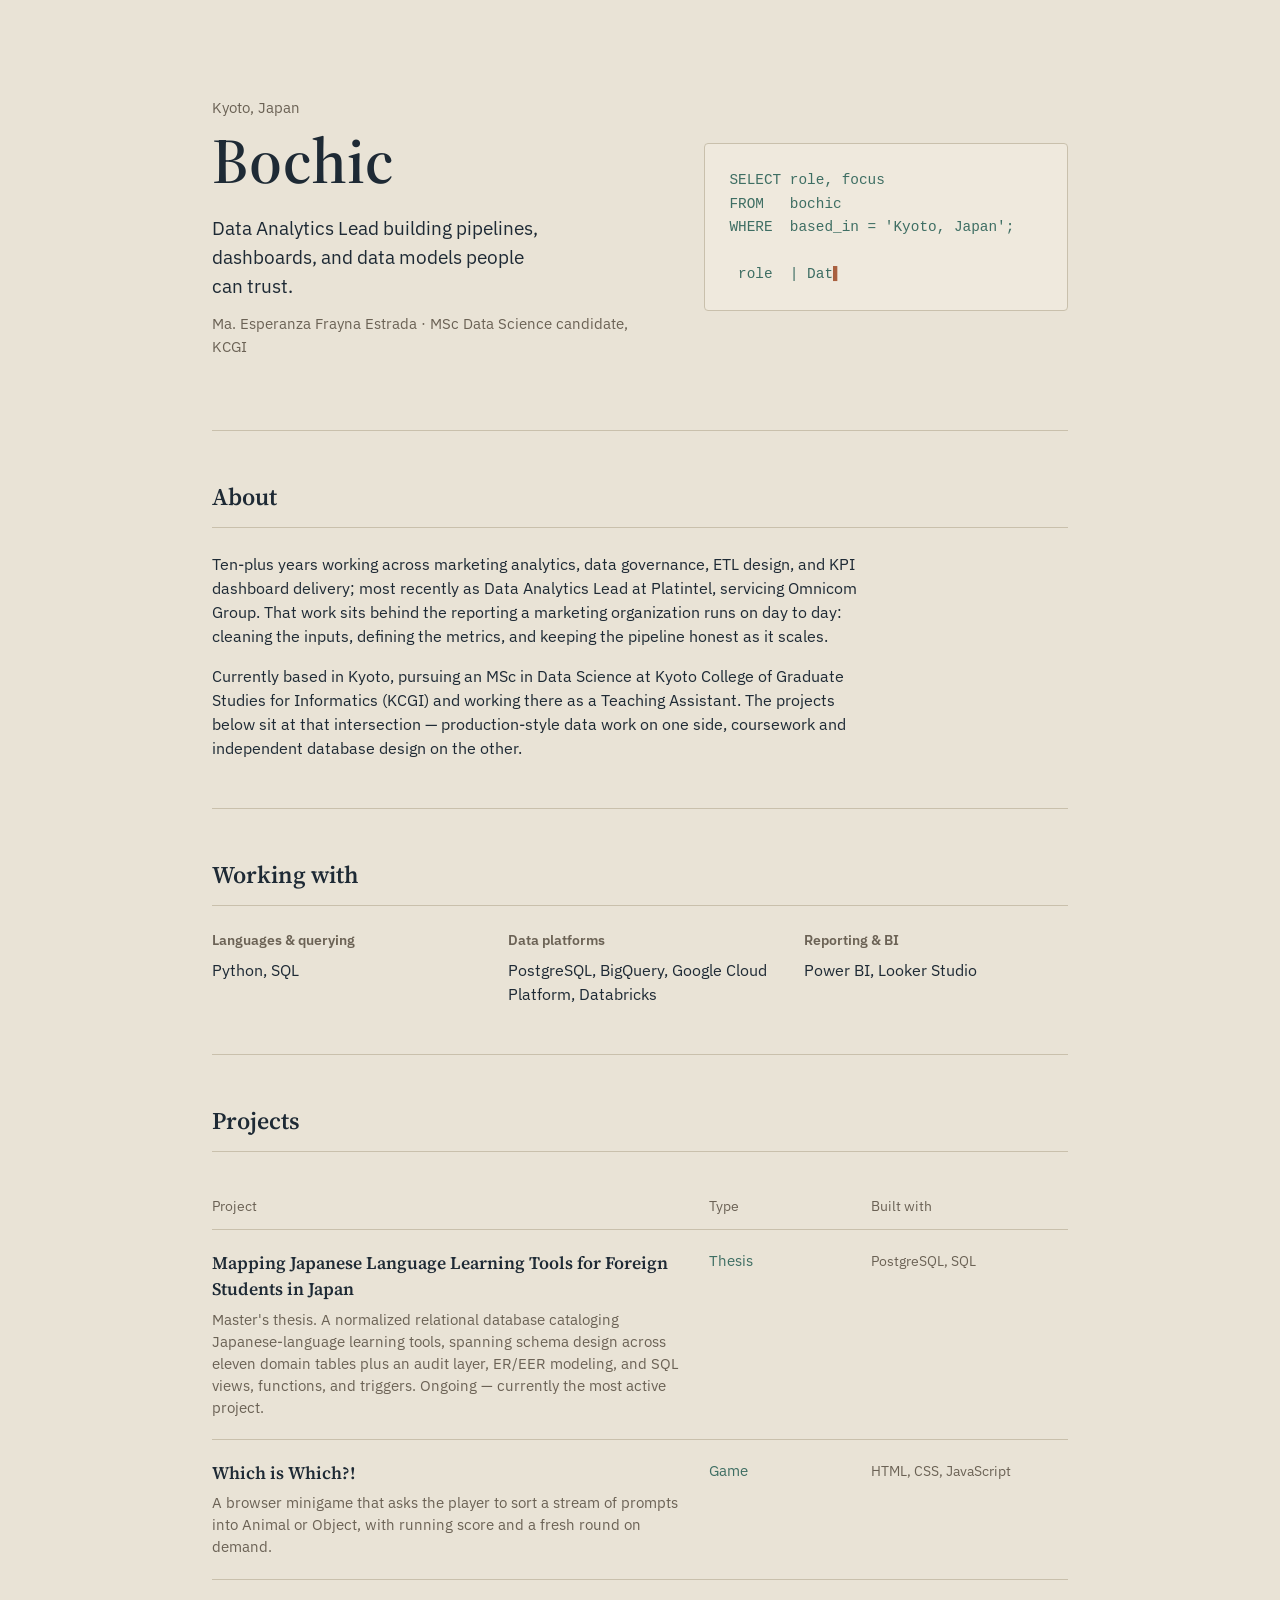
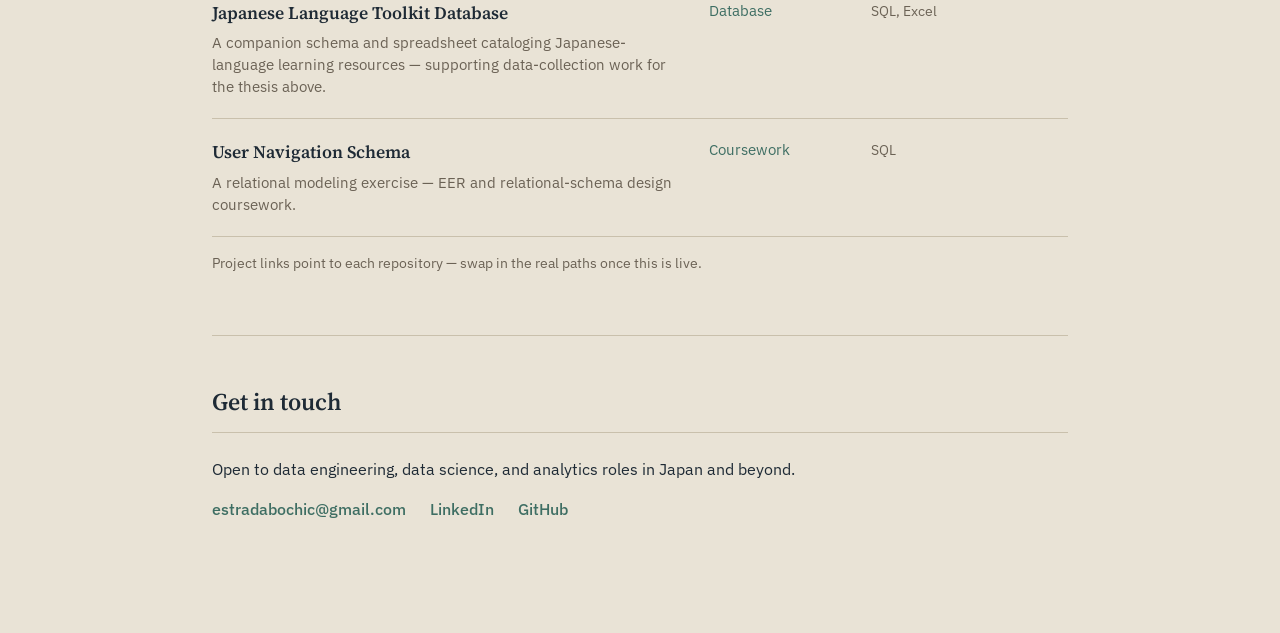
<file: index.html>
<!DOCTYPE html>
<html lang="en">
<head>
<meta charset="UTF-8">
<meta name="viewport" content="width=device-width, initial-scale=1.0">
<title>Bochic — Data Analytics</title>
<link rel="preconnect" href="https://fonts.googleapis.com">
<link rel="preconnect" href="https://fonts.gstatic.com" crossorigin>
<link href="https://fonts.googleapis.com/css2?family=Source+Serif+4:opsz,wght@8..60,400;8..60,600&family=IBM+Plex+Sans:wght@400;500;600&family=IBM+Plex+Mono:wght@400;500&display=swap" rel="stylesheet">
<link rel="stylesheet" href="style.css">
</head>
<body>

<div class="page">

  <header class="hero">
    <div class="hero-left">
      <p class="location">Kyoto, Japan</p>
      <h1>Bochic</h1>
      <p class="tagline">Data Analytics Lead building pipelines, dashboards, and data models people can trust.</p>
      <p class="sub">Ma. Esperanza Frayna Estrada · MSc Data Science candidate, KCGI</p>
    </div>
    <div class="hero-right">
      <pre class="query" aria-label="A short query describing Bochic's focus"><code><span id="typedQuery"></span><span class="cursor" aria-hidden="true">▌</span></code></pre>
    </div>
  </header>

  <section class="about" id="about">
    <h2>About</h2>
    <p>Ten-plus years working across marketing analytics, data governance, ETL design, and KPI dashboard delivery; most recently as Data Analytics Lead at Platintel, servicing Omnicom Group. That work sits behind the reporting a marketing organization runs on day to day: cleaning the inputs, defining the metrics, and keeping the pipeline honest as it scales.</p>
    <p>Currently based in Kyoto, pursuing an MSc in Data Science at Kyoto College of Graduate Studies for Informatics (KCGI) and working there as a Teaching Assistant. The projects below sit at that intersection — production-style data work on one side, coursework and independent database design on the other.</p>
  </section>

  <section class="skills" id="skills">
    <h2>Working with</h2>
    <div class="skill-groups">
      <div class="skill-group">
        <h3>Languages &amp; querying</h3>
        <p>Python, SQL</p>
      </div>
      <div class="skill-group">
        <h3>Data platforms</h3>
        <p>PostgreSQL, BigQuery, Google Cloud Platform, Databricks</p>
      </div>
      <div class="skill-group">
        <h3>Reporting &amp; BI</h3>
        <p>Power BI, Looker Studio</p>
      </div>
    </div>
  </section>

  <section class="projects" id="projects">
    <h2>Projects</h2>
    <div class="ledger" role="table">

      <div class="ledger-row ledger-head" role="row">
        <span role="columnheader">Project</span>
        <span role="columnheader">Type</span>
        <span role="columnheader">Built with</span>
      </div>

      <div class="ledger-row" role="row">
        <span role="cell">
          <a href="#" class="project-name">Mapping Japanese Language Learning Tools for Foreign Students in Japan</a>
          <span class="project-desc">Master's thesis. A normalized relational database cataloging Japanese-language learning tools, spanning schema design across eleven domain tables plus an audit layer, ER/EER modeling, and SQL views, functions, and triggers. Ongoing — currently the most active project.</span>
        </span>
        <span role="cell" class="tag">Thesis</span>
        <span role="cell" class="tools">PostgreSQL, SQL</span>
      </div>

      <div class="ledger-row" role="row">
        <span role="cell">
          <a href="#" class="project-name">Which is Which?!</a>
          <span class="project-desc">A browser minigame that asks the player to sort a stream of prompts into Animal or Object, with running score and a fresh round on demand.</span>
        </span>
        <span role="cell" class="tag">Game</span>
        <span role="cell" class="tools">HTML, CSS, JavaScript</span>
      </div>

      <div class="ledger-row" role="row">
        <span role="cell">
          <a href="#" class="project-name">Japanese Language Toolkit Database</a>
          <span class="project-desc">A companion schema and spreadsheet cataloging Japanese-language learning resources — supporting data-collection work for the thesis above.</span>
        </span>
        <span role="cell" class="tag">Database</span>
        <span role="cell" class="tools">SQL, Excel</span>
      </div>

      <div class="ledger-row" role="row">
        <span role="cell">
          <a href="#" class="project-name">User Navigation Schema</a>
          <span class="project-desc">A relational modeling exercise — EER and relational-schema design coursework.</span>
        </span>
        <span role="cell" class="tag">Coursework</span>
        <span role="cell" class="tools">SQL</span>
      </div>

    </div>
    <p class="ledger-note">Project links point to each repository — swap in the real paths once this is live.</p>
  </section>

  <footer class="contact" id="contact">
    <h2>Get in touch</h2>
    <p>Open to data engineering, data science, and analytics roles in Japan and beyond.</p>
    <p class="contact-links">
      <a href="mailto:estradabochic@gmail.com">estradabochic@gmail.com</a>
      <a href="https://www.linkedin.com/in/bochicestrada/" target="_blank" rel="noopener">LinkedIn</a>
      <a href="https://github.com/alfajore" target="_blank" rel="noopener">GitHub</a>
    </p>
  </footer>

</div>

<script src="script.js"></script>
</body>
</html>
</file>
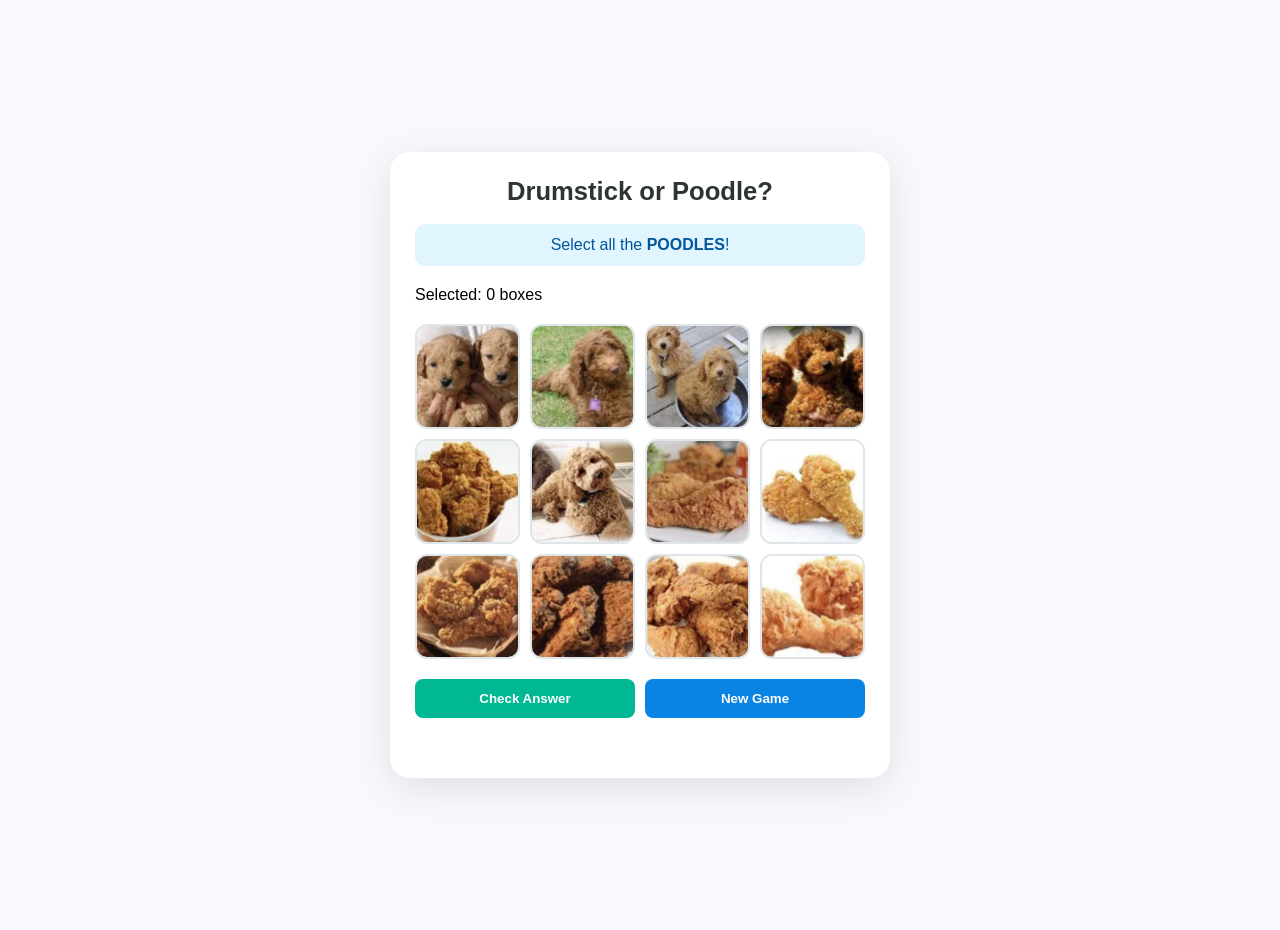
<file: Java Minigame/main.html>
<!DOCTYPE html>
<html lang="en">
<head>
    <meta charset="UTF-8">
    <meta name="viewport" content="width=device-width, initial-scale=1.0">
    <title>Which is Which?!</title>
    <link rel="stylesheet" href="style.css">
</head>
<body>
    <div class="container">
        <h1 id="game-title">Animal or Object?</h1>

        <div class="instructions" id="instructions">
            Loading game...
        </div>

        <div class="game-info">
            Selected: <span id="selected">0</span> boxes
        </div>

        <div class="grid" id="grid"></div>

        <div class="button-section">
            <button onclick="checkAnswer()" id="checkBtn">Check Answer</button>
            <button class="new-game" onclick="newGame()">New Game</button>
        </div>

        <div class="message" id="message"></div>
    </div>
    <script src="brain.js"></script>
</body>
</html>
</file>
<file: style.css>
:root {
  --paper: #e9e3d6;
  --paper-raised: #efe9dd;
  --ink: #1e2a35;
  --line: #c9c0ac;
  --teal: #3e6e63;
  --clay: #a9603f;
  --muted: #6b6255;

  --serif: 'Source Serif 4', Georgia, serif;
  --sans: 'IBM Plex Sans', system-ui, sans-serif;
  --mono: 'IBM Plex Mono', ui-monospace, monospace;
}

* { box-sizing: border-box; }

html { scroll-behavior: smooth; }

body {
  margin: 0;
  background: var(--paper);
  color: var(--ink);
  font-family: var(--sans);
  line-height: 1.5;
  -webkit-font-smoothing: antialiased;
}

a { color: var(--teal); }
a:focus-visible,
button:focus-visible {
  outline: 2px solid var(--clay);
  outline-offset: 3px;
}

.page {
  max-width: 920px;
  margin: 0 auto;
  padding: 0 32px;
}

h1, h2, h3 {
  font-family: var(--serif);
  font-weight: 600;
  margin: 0;
}

h2 {
  font-size: 1.5rem;
  border-bottom: 1px solid var(--line);
  padding-bottom: 12px;
  margin-bottom: 24px;
}

/* ---------- Hero ---------- */

.hero {
  display: grid;
  grid-template-columns: 1.1fr 0.9fr;
  gap: 48px;
  align-items: center;
  padding: 96px 0 72px;
}

.hero-left .location {
  font-family: var(--sans);
  font-size: 0.95rem;
  color: var(--muted);
  margin: 0 0 8px;
}

.hero-left h1 {
  font-size: clamp(2.6rem, 6vw, 4rem);
  line-height: 1.05;
  margin-bottom: 20px;
}

.hero-left .tagline {
  font-size: 1.2rem;
  max-width: 30ch;
  margin: 0 0 12px;
}

.hero-left .sub {
  color: var(--muted);
  font-size: 0.95rem;
  margin: 0;
}

.query {
  background: var(--paper-raised);
  border: 1px solid var(--line);
  border-radius: 4px;
  padding: 24px;
  font-family: var(--mono);
  font-size: 0.9rem;
  color: var(--teal);
  white-space: pre-wrap;
  margin: 0;
  min-height: 148px;
}

.query .cursor {
  color: var(--clay);
  animation: blink 1s step-end infinite;
}

@keyframes blink {
  50% { opacity: 0; }
}

@media (prefers-reduced-motion: reduce) {
  .query .cursor { animation: none; }
}

/* ---------- About ---------- */

.about {
  padding: 48px 0;
  border-top: 1px solid var(--line);
}

.about p {
  max-width: 66ch;
  margin: 0 0 16px;
}

.about p:last-child { margin-bottom: 0; }

/* ---------- Skills ---------- */

.skills {
  padding: 48px 0;
  border-top: 1px solid var(--line);
}

.skill-groups {
  display: grid;
  grid-template-columns: repeat(3, 1fr);
  gap: 32px;
}

.skill-group h3 {
  font-family: var(--sans);
  font-size: 0.85rem;
  font-weight: 600;
  color: var(--muted);
  margin-bottom: 8px;
}

.skill-group p {
  margin: 0;
}

/* ---------- Projects (ledger table) ---------- */

.projects {
  padding: 48px 0;
  border-top: 1px solid var(--line);
}

.ledger {
  display: flex;
  flex-direction: column;
}

.ledger-row {
  display: grid;
  grid-template-columns: 2.4fr 0.7fr 1fr;
  gap: 24px;
  padding: 20px 0;
  border-bottom: 1px solid var(--line);
  align-items: start;
}

.ledger-head {
  font-size: 0.85rem;
  color: var(--muted);
  padding-bottom: 12px;
}

.project-name {
  display: block;
  font-family: var(--serif);
  font-size: 1.1rem;
  font-weight: 600;
  color: var(--ink);
  text-decoration: none;
  margin-bottom: 6px;
}

.project-name:hover { color: var(--teal); }

.project-desc {
  display: block;
  color: var(--muted);
  font-size: 0.92rem;
  max-width: 52ch;
}

.tag {
  color: var(--teal);
  font-size: 0.92rem;
}

.tools {
  color: var(--muted);
  font-size: 0.9rem;
}

.ledger-note {
  color: var(--muted);
  font-size: 0.85rem;
  margin-top: 16px;
}

/* ---------- Contact / footer ---------- */

.contact {
  padding: 48px 0 96px;
  border-top: 1px solid var(--line);
}

.contact p { max-width: 60ch; }

.contact-links {
  display: flex;
  gap: 24px;
  margin-top: 16px;
}

.contact-links a {
  text-decoration: none;
  font-weight: 500;
}

.contact-links a:hover { text-decoration: underline; }

/* ---------- Responsive ---------- */

@media (max-width: 720px) {
  .hero {
    grid-template-columns: 1fr;
    padding-top: 64px;
  }

  .skill-groups {
    grid-template-columns: 1fr;
    gap: 24px;
  }

  .ledger-row {
    grid-template-columns: 1fr;
    gap: 6px;
  }

  .ledger-head { display: none; }

  .tag::before { content: "Type: "; color: var(--muted); }
  .tools::before { content: "Built with: "; color: var(--muted); }
}
</file>
<file: Java Minigame/style.css>
body {
    font-family: 'Segoe UI', Tahoma, Geneva, Verdana, sans-serif;
    display: flex;
    flex-direction: column;
    align-items: center;
    justify-content: center;
    min-height: 100vh;
    margin: 0;
    padding: 15px;
    background-color: #f7f9fc;
}

.container {
    background: white;
    padding: 25px;
    border-radius: 20px;
    box-shadow: 0 10px 40px rgba(0, 0, 0, 0.1);
    width: 95%;
    max-width: 500px;
    box-sizing: border-box;
}

h1 {
    text-align: center;
    color: #2d3436;
    margin-top: 0;
    font-size: 1.6rem;
}

.instructions {
    text-align: center;
    margin-bottom: 20px;
    padding: 12px;
    background: #e1f5fe;
    border-radius: 10px;
    color: #01579b;
}

.grid {
    display: grid;
    grid-template-columns: repeat(4, 1fr); 
    gap: 10px;
    margin: 0 auto 20px auto;
}

.tile {
    aspect-ratio: 1 / 1;
    background: #fff;
    border: 2px solid #dfe6e9;
    border-radius: 12px;
    cursor: pointer;
    transition: all 0.2s ease;
    display: flex;
    align-items: center;
    justify-content: center;
    position: relative;
    overflow: hidden;
}

.tile img {
    width: 100%;
    height: 100%;
    object-fit: cover;
    pointer-events: none;
}

.tile.selected {
    border-color: #0c09a5;
    box-shadow: 0 0 10px rgba(9, 189, 114, 0.6);
}

.tile.revealed img {
    opacity: 0.4;
}

/* Checkmark Styles */
.checkmark {
    position: absolute;
    top: 50%;
    left: 50%;
    transform: translate(-50%, -50%);
    font-size: 40px;
    font-weight: bold;
    text-shadow: 2px 2px 4px rgba(0,0,0,0.3);
    pointer-events: none;
    z-index: 10;
}

.mark-green { color: #076b25; }
.mark-red { color: #b91515; }

.game-info {
    padding-bottom: 20px;
}

.button-section {
    display: flex;
    gap: 10px;
    justify-content: center;
}

button {
    flex: 1;
    padding: 12px;
    font-weight: 600;
    border: none;
    border-radius: 8px;
    cursor: pointer;
}

#checkBtn { background: #00b894; color: white; }
.new-game { background: #0984e3; color: white; }
button:disabled { background: #b2bec3; }

.message {
    text-align: center;
    margin-top: 15px;
    padding: 10px;
    border-radius: 8px;
    font-weight: bold;
}

.correct-msg { color: #00b894; background: #e6faf5; }
.incorrect-msg { color: #d63031; background: #fff0f0; }

@media (max-width: 400px) {
    .grid { grid-template-columns: repeat(3, 1fr); }
}
</file>
